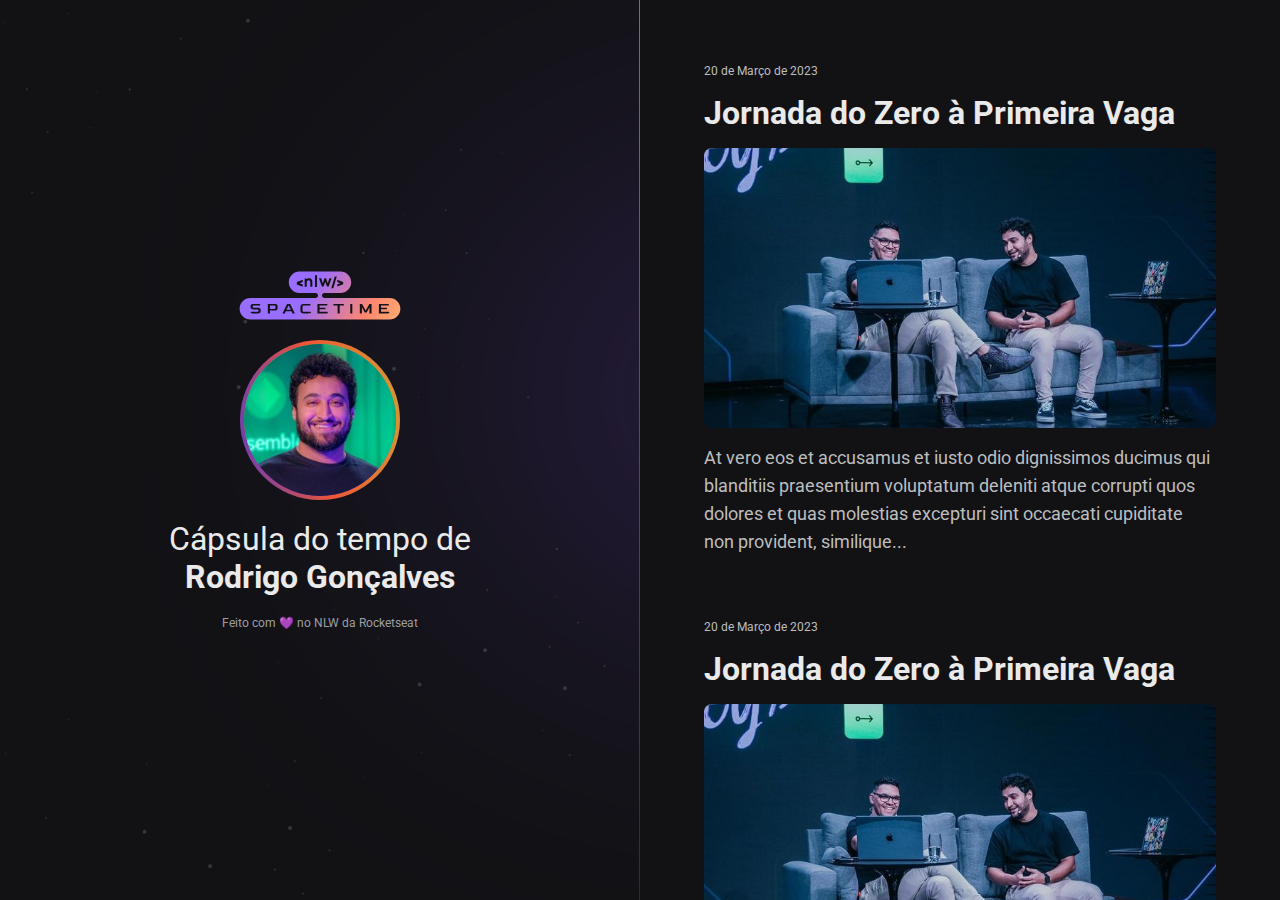
<file: 3-aula-nlw/nlw/index.html>
<!DOCTYPE html>
<html lang="pt-br">
  <head>
    <meta charset="UTF-8" />
    <meta http-equiv="X-UA-Compatible" content="IE=edge" />
    <meta name="viewport" content="width=device-width, initial-scale=1.0" />

    <link rel="preconnect" href="https://fonts.googleapis.com" />
    <link rel="preconnect" href="https://fonts.gstatic.com" crossorigin />
    <link
      href="https://fonts.googleapis.com/css2?family=Roboto:wght@400;700&display=swap"
      rel="stylesheet"
    />

    <link rel="icon" type="image/png" href="./assets/favicon.png" />

    <link rel="stylesheet" href="./styles.css" />

    <title>NLW Spacetime</title>
  </head>
  <body>
    <aside>
      <img src="./assets/logo.svg" alt="Logo NLW Spacetime" />
      <img src="./assets/rodrigo.jpeg" alt="Foto do Rodrigo" />

      <p>
        Cápsula do tempo de <br />
        <strong>Rodrigo Gonçalves</strong>
      </p>

      <span>Feito com 💜 no NLW da Rocketseat</span>
    </aside>

    <nav>
      <a
        href="https://www.youtube.com/watch?v=3nz5HkUJaVU"
        target="_blank"
        class="memory"
      >
        <small>20 de Março de 2023</small>
        <h1>Jornada do Zero à Primeira Vaga</h1>
        <img
          src="./assets/jornada.png"
          alt="Rodrigo e Mayk apresentando o evento Jornada do Zero à Primeira Vaga"
        />
        <p>
          At vero eos et accusamus et iusto odio dignissimos ducimus qui
          blanditiis praesentium voluptatum deleniti atque corrupti quos dolores
          et quas molestias excepturi sint occaecati cupiditate non provident,
          similique...
        </p>
      </a>

      <a
        href="https://www.youtube.com/watch?v=3nz5HkUJaVU"
        target="_blank"
        class="memory"
      >
        <small>20 de Março de 2023</small>
        <h1>Jornada do Zero à Primeira Vaga</h1>
        <img
          src="./assets/jornada.png"
          alt="Rodrigo e Mayk apresentando o evento Jornada do Zero à Primeira Vaga"
        />
        <p>
          At vero eos et accusamus et iusto odio dignissimos ducimus qui
          blanditiis praesentium voluptatum deleniti atque corrupti quos dolores
          et quas molestias excepturi sint occaecati cupiditate non provident,
          similique...
        </p>
      </a>

      <a
        href="https://www.youtube.com/watch?v=3nz5HkUJaVU"
        target="_blank"
        class="memory"
      >
        <small>20 de Março de 2023</small>
        <h1>Jornada do Zero à Primeira Vaga</h1>
        <img
          src="./assets/jornada.png"
          alt="Rodrigo e Mayk apresentando o evento Jornada do Zero à Primeira Vaga"
        />
        <p>
          At vero eos et accusamus et iusto odio dignissimos ducimus qui
          blanditiis praesentium voluptatum deleniti atque corrupti quos dolores
          et quas molestias excepturi sint occaecati cupiditate non provident,
          similique...
        </p>
      </a>
    </nav>
  </body>
</html>
</file>
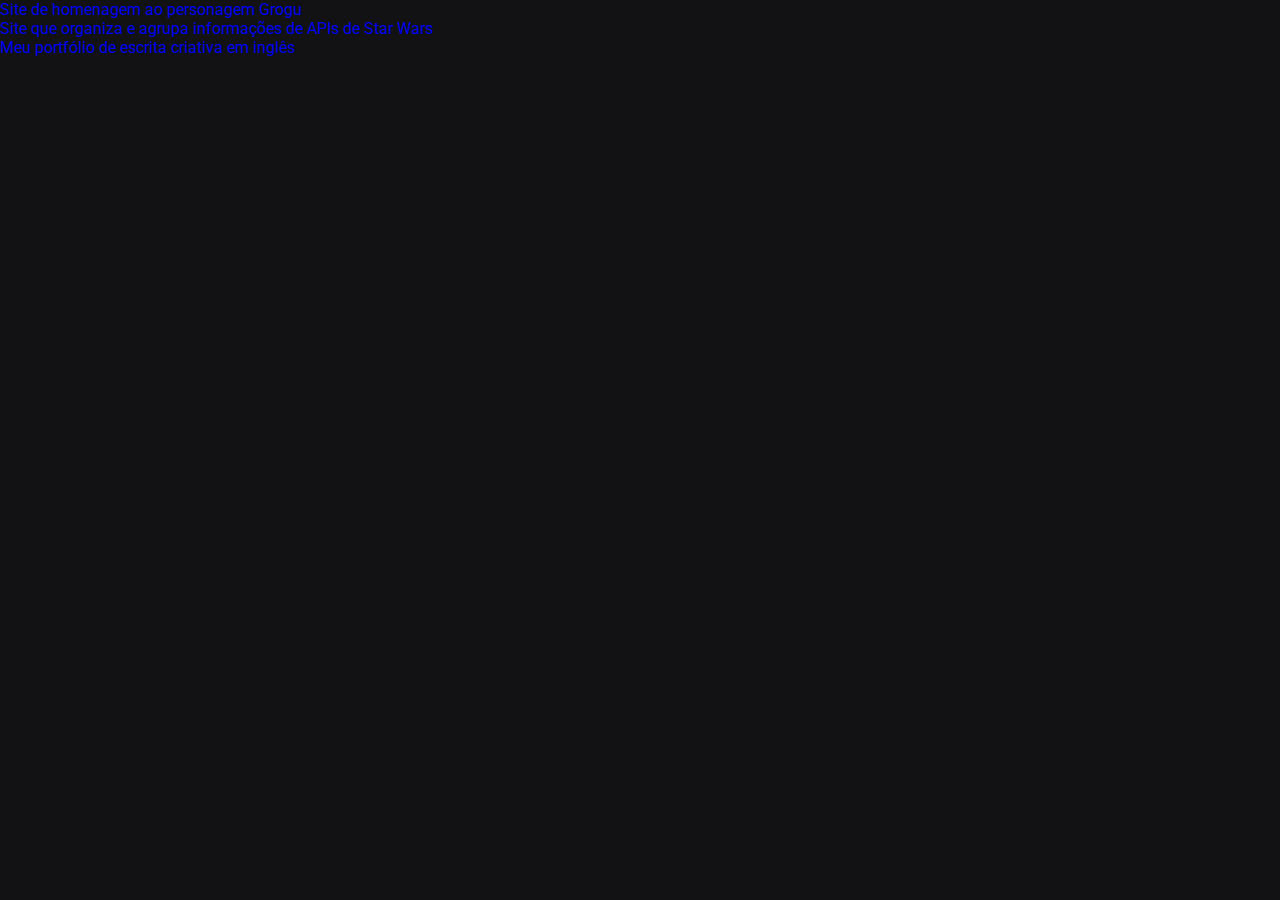
<file: projetos.html>
<!DOCTYPE html>
<html lang="pt-br">
<head>
    <meta charset="UTF-8">
    <meta http-equiv="X-UA-Compatible" content="IE=edge">
    <meta name="viewport" content="width=device-width, initial-scale=1.0">
    <title>Projetos de desenvolvimento</title>
    <link rel="preconnect" href="https://fonts.googleapis.com" />
    <link rel="preconnect" href="https://fonts.gstatic.com" crossorigin />
    <link
      href="https://fonts.googleapis.com/css2?family=Roboto:wght@400;700&display=swap"
      rel="stylesheet"
    />
    <link rel="icon" type="image/png" href="./logo repaginado.png" />
    <link rel="stylesheet" href="./estilos.css" />
</head>
<body>
    <div class="wrapper">
        <div class="one">
            <a class="proj" href="https://homenagemaogrogu.netlify.app/index.html" target="_blank">
                <span class="proje">
                    Site de homenagem ao personagem Grogu
                </span>
            </a>
        </div>
        <div class="two">
            <a class="proj" href="https://starwarsinfo-tetezando.netlify.app/" target="_blank">
            <span class="proje">
              Site que organiza e agrupa informações de APIs de Star Wars
            </span>
             </a>
        </div>
        <div class="three">
            <a class="proj" href="https://drive.google.com/file/d/105R2xBgqmPnfAF9On1Gj0Bv5EIr6rFYL/view?usp=sharing" target="_blank">
            <span class="proje">Meu portfólio de escrita criativa em inglês</span>
            </a>
        </div>
    </div>
</body>
</file>
<file: 3-aula-nlw/nlw/styles.css>
* {
  margin: 0;
  padding: 0;
  box-sizing: border-box;
}

body {
  background-color: #121215;
  color: #eaeaea;

  font-family: "Roboto", sans-serif;

  display: grid;
  grid-template-areas: "profile timeline";
  grid-template-columns: 1fr 1fr;
  grid-template-rows: 100vh;
}

nav {
  padding: 64px;
  grid-area: timeline;

  overflow-y: scroll;
}

.memory {
  display: flex;
  flex-direction: column;
  gap: 16px;

  text-decoration: none;
  margin-bottom: 64px;
}

.memory small {
  color: #bebebf;
  font-size: 12px;
}

.memory h1 {
  font-size: 32px;
  color: #eaeaea;
}

.memory img {
  width: 100%;
  height: 280px;
  object-fit: cover;
  border-radius: 8px;
}

.memory p {
  font-size: 18px;
  color: #bebebf;
  line-height: 28px;
}

aside {
  grid-area: profile;

  display: flex;
  flex-direction: column;
  align-items: center;
  justify-content: center;
  gap: 20px;

  border-right: 1px solid;
  border-image: linear-gradient(#727275, #2c2c31) 1;

  background-image: url("./assets/background.svg");
  background-position: top right;
  background-repeat: no-repeat;
  background-size: auto 100%;
}

aside img:nth-child(2) {
  width: 160px;
  height: 160px;
  border-radius: 50%;

  border: 4px solid transparent;
  background: linear-gradient(#d39e33, #ed5636, #633bbc) padding-box,
    linear-gradient(260deg, #d39e33, #ed5636, #633bbc) border-box;
}

aside p {
  font-size: 32px;
  text-align: center;
}

aside span {
  font-size: 12px;
  color: #9e9ea0;
}
</file>
<file: estilos.css>
* {
    margin: 0;
    padding: 0;
    box-sizing: border-box;
  }
  ::-webkit-scrollbar {
    width: 8px;
  }
  ::-webkit-scrollbar-track:hover {
    background:rgb(39, 209, 39)
  }
  ::-webkit-scrollbar-track {
    background: rgb(115, 172, 219);
  }
  ::-webkit-scrollbar-thumb {
    background: rgb(252, 103, 4);
    border-radius: 7px;
  }
  @keyframes entrada {
    from {opacity: 0.2;
    transform: translateY(-200px)}
    to {opacity: 1;
    transform: translateY(0)}
  }
  body {
    background-color: #121215;
    color: #eaeaea;
    font-family: "Roboto", sans-serif;
    display: grid;
    grid-template-areas: "perfil linhadotempo";
    grid-template-columns: 1 fr 1fr;
    grid-template-rows: 100vh;
  }
  aside {
    grid-area: perfil;
    display: flex;
    flex-direction: column;
    align-items: center;
    justify-content: center;
    gap: 20px;
    background-image: url("./background.svg");
    background-size: contain;
    border-right: 1px solid;
    border-image: linear-gradient(rgb(39, 209, 39), rgb(115, 172, 219), rgb(252, 103, 4)) 1;
  }
  aside * {
    animation: entrada 2s ease-in-out;
  }
  #loguinho {
    width: 30vw;
    height: auto;
  }
  #selfie {
    width: 15vw;
    height: auto;
    border-radius: 50%;
    border: 4px solid transparent;
    background: linear-gradient(rgb(39, 209, 39), rgb(115, 172, 219), rgb(252, 103, 4)) padding-box,
    linear-gradient(260deg, rgb(39, 209, 39), rgb(115, 172, 219), rgb(252, 103, 4)) border-box;
  }
  aside p {
    font-size: 32px;
    font-family: "Roboto", sans-serif;
    text-align: center;
  }
  aside span {
    font-size: 12px;
    font-family: "Roboto", sans-serif;
    color: #9e9ea0;
  }
  header {
    background: transparent;
    height: 30px;
    display: flex;
    justify-content: space-around;
    align-items: center;
    margin-bottom: 30px;
}
ul {
  display: flex;
  align-items: center;
  width: 100%;
  justify-content: space-between;
}
a {
  text-decoration: none;
}
li {
  list-style: none;
  color: lavenderblush;
  padding: 10px;
  cursor: pointer;
  font-size: 19px;
  transition: .5s;
  font-family: "Roboto", sans-serif;;
}
li:hover {
  color: rgb(39, 209, 39);
}
  nav {
    padding: 64px;
    grid-area: linhadotempo;
    overflow-y: scroll;
    animation: entrada 2s ease-in-out;
  }
  .socialmedia {
    text-decoration: none;
    width: 110px;
    display: flex;
    justify-content: space-between;
    grid-area: linhadotempo;
    margin-left: 4px;
  }
  i {
    color: lavenderblush
  }
  i:hover {
    color: rgb(39, 209, 39)
  }
  .memory {
    display: flex;
    flex-direction: column;
    gap: 16px;  
    text-decoration: none;
    margin-bottom: 50px;
  }
  .memory small {
    color: #bebebf;
    font-size: 12px;
  }
  .memory h1 {
    font-size: 32px;
    color: #eaeaea;
  }
  .memory img {
    width: auto;
    height: 280px;
    object-fit: contain;
    border-radius: 8px;
    transition: transform 0.3s ease-in-out;
  }
  .memory div {
    display: flex;
    align-items: center;
    justify-content: center;
    width: auto;
    height: 280px;
    overflow: hidden;
    border-radius: 8px;
  }
  .memory:hover img {
    transform: scale(1.1);
    border-radius: 8px;
  }
  .quemsou {
      font-size: 16px;
      color: rgb(115, 172, 219);
      line-height: 25px;
      margin-top: 75px;
  }
  .memory p {
    font-size: 18px;
    color: #bebebf;
    line-height: 28px;
  }
  @media (max-width: 768px) {
    body {
      grid-template-columns: 1fr;
      grid-template-rows: 0.2fr 0.8fr;
      grid-template-areas: "perfil" 
      "linhadotempo";
      width: 95vw;
    }   
    aside {
      border-right: none;
      padding: 12px 8px;
      background-repeat: no-repeat;
      background-size: cover;
      width: 95vw;
    }  
    aside p {
      font-size: 14px;}
    aside span {
      width: 80vw;
    }
    header {
        height: auto;
        display: flex;
        flex-direction: row;
        justify-content: space-between;
        align-items: center;
        margin-bottom: 30px;
    }
    nav {
      padding: 5px;
    }
    ul {
      display: flex;
      flex-direction: row;
      align-items: flex-start;
      width: 50vw;
      justify-content: space-around;
    }
    li {
      font-size: 13px;
    }
    .socialmedia {
      width: 80px;
      display: flex;
      justify-content: space-between;
      margin-left: 4px;
    }
    #loguinho {
      width: 25vw;
      height: auto;
    }
    .quemsou {
      font-size: 14px;
    }
    #selfie {
      width: 35vw;
      height: auto;}
      .memory img {
        width: 80vw;
        height: auto;
        object-fit: contain;
        border-radius: 8px;
        transition: transform 0.3s ease-in-out;
      }
      .memory div {
        display: flex;
        align-items: center;
        justify-content: center;
        width: 80vw;
        height: auto;
        overflow: none;
        border-radius: 8px;
      }
      .memory:hover img {
        transform: scale(1.1);
        border-radius: 8px;
      }
    .memory h1 {
      font-size: 14px;
    }
    .memory p {
      font-size: 12px;
    }
  }
</file>
